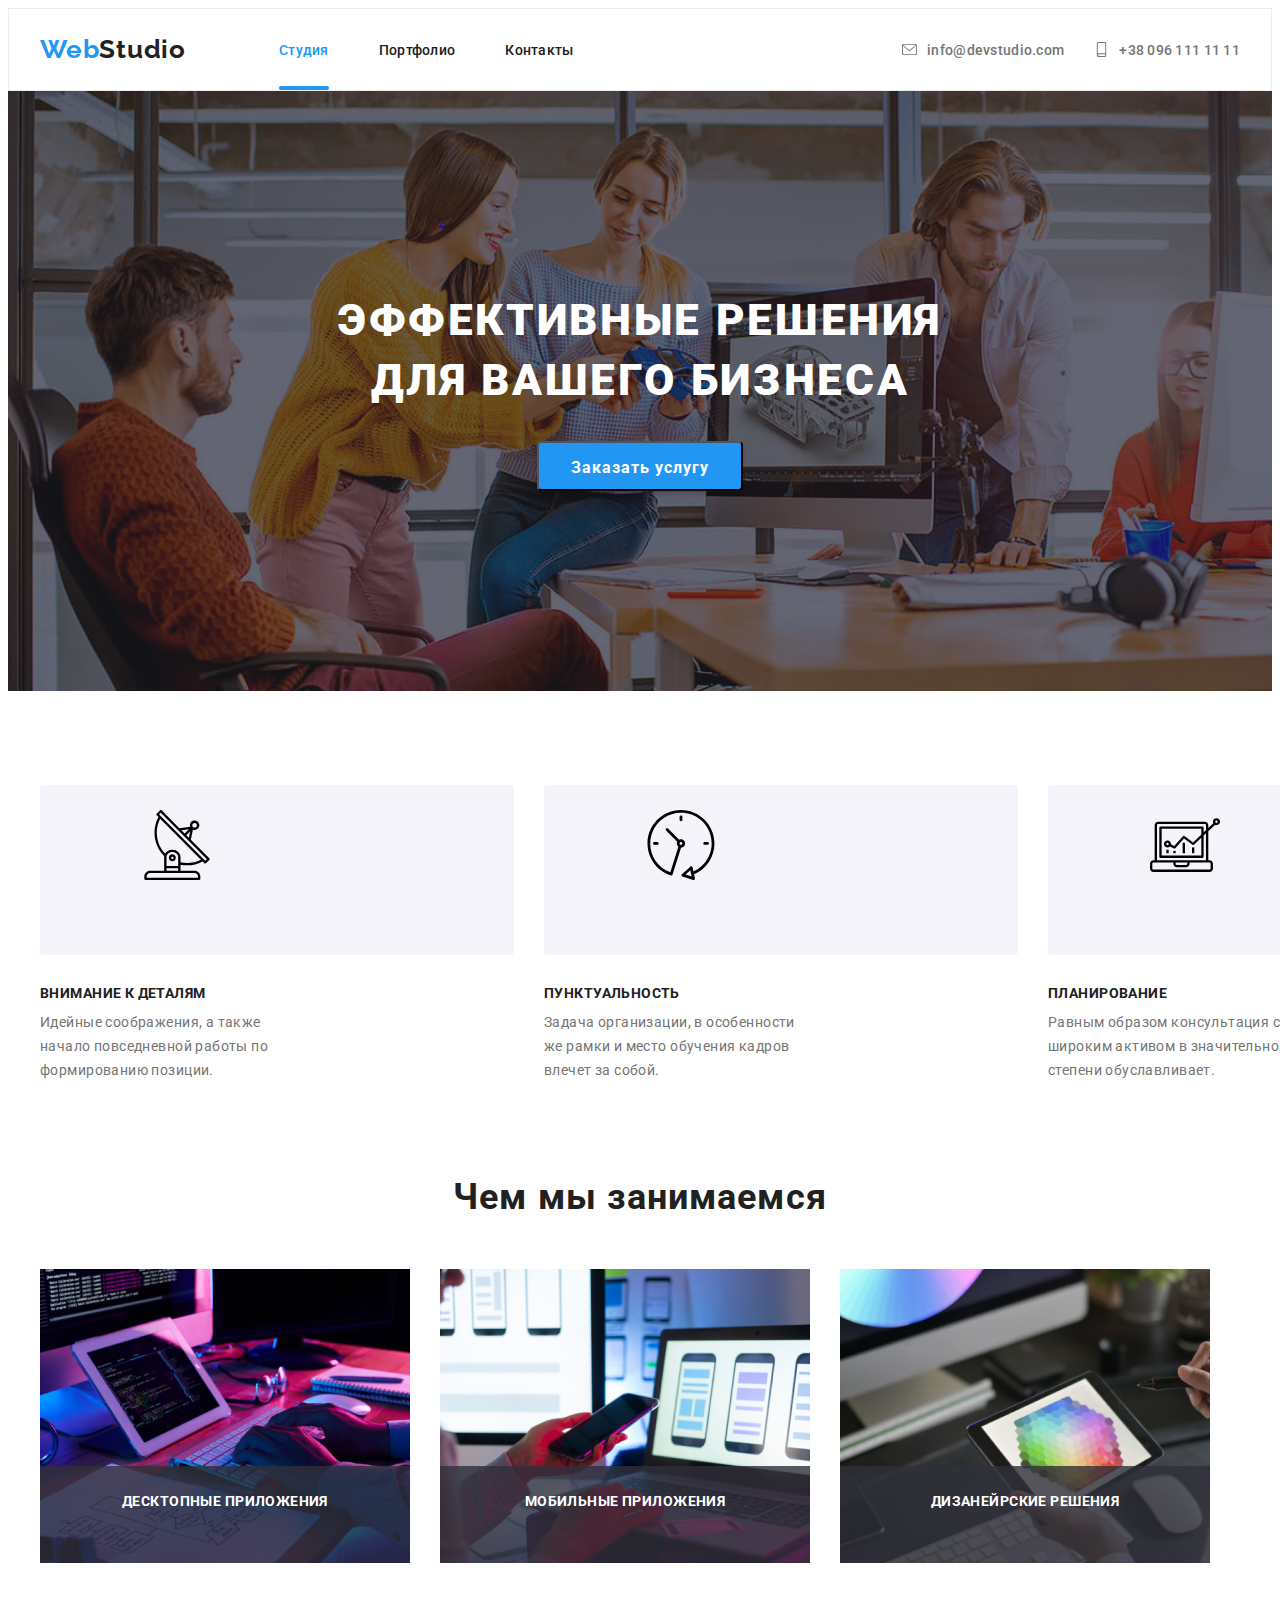
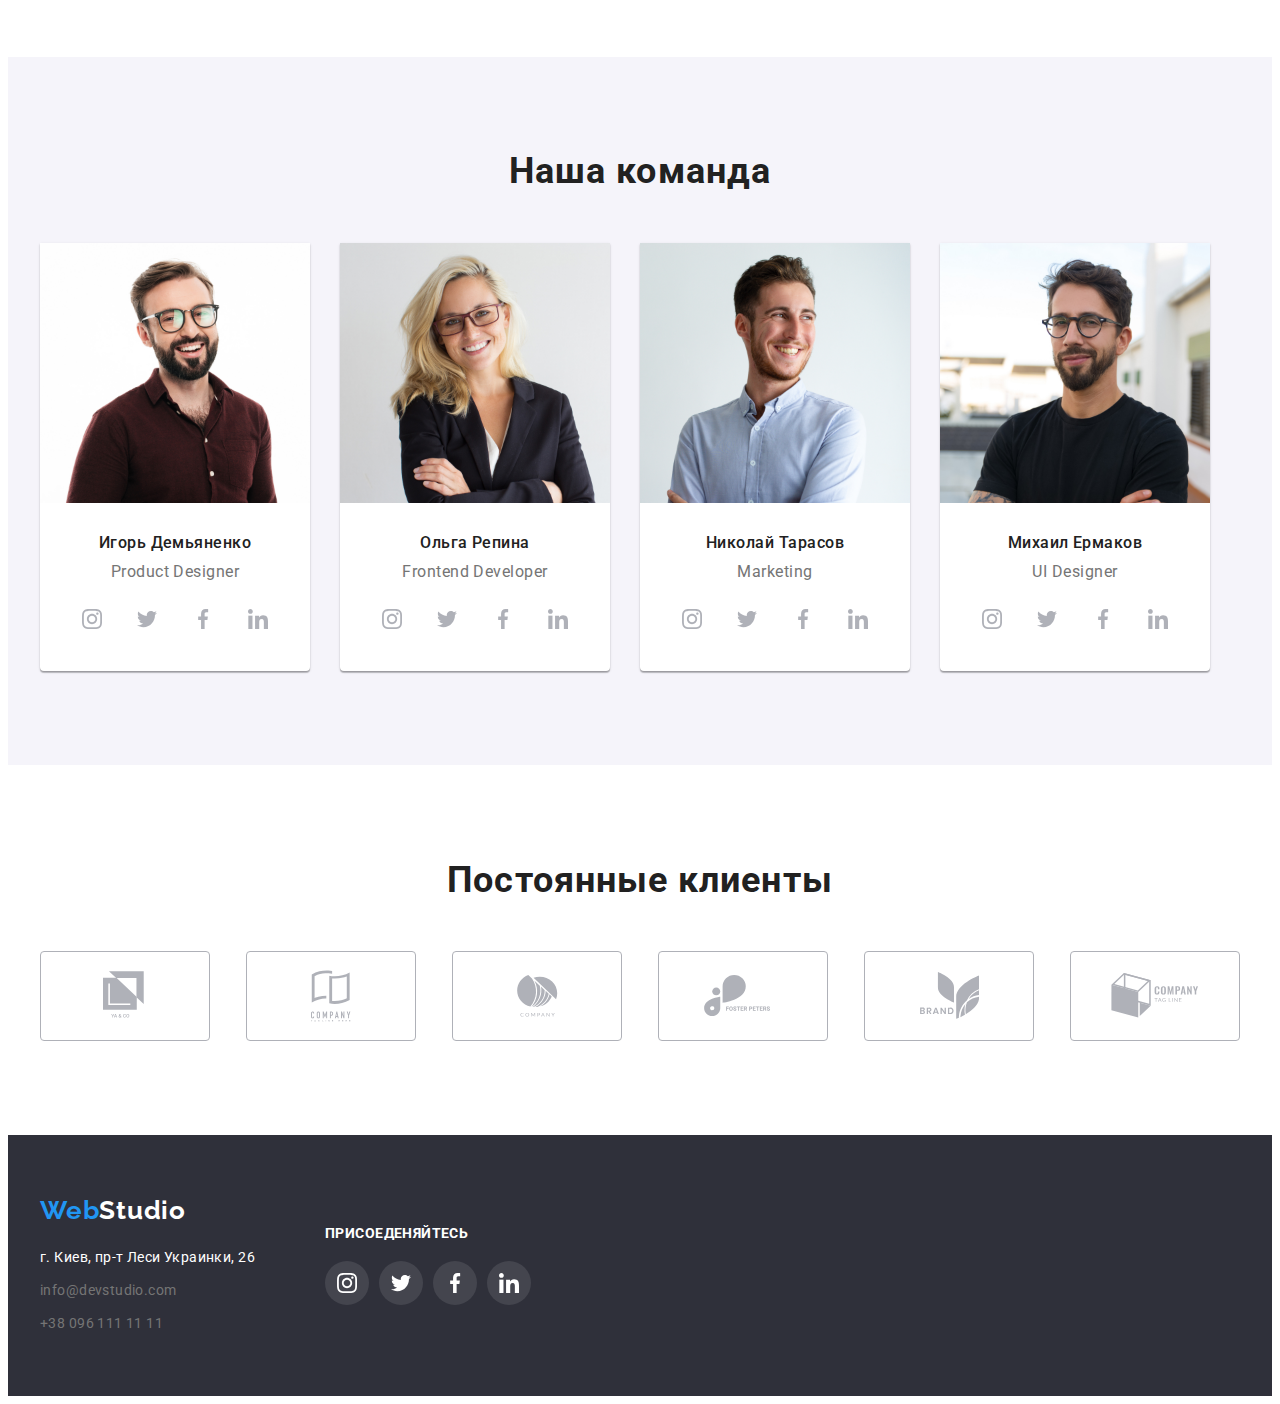
<file: index.html>
<!DOCTYPE html>
<html lang="ru">

<head>
  <meta charset="UTF-8" />
  <meta name="viewport" content="width=device-width, initial-scale=1.0" />
  <title>Document</title>
  <link rel="preconnect" href="https://fonts.gstatic.com" />
  <link href="https://fonts.googleapis.com/css2?family=Raleway:wght@700&family=Roboto:wght@400;500;700;900&display=swap"
    rel="stylesheet" />
  <link rel="stylesheet" href="https://cdnjs.cloudflare.com/ajax/libs/modern-normalize/1.0.0/modern-normalize.min.css"
    integrity="sha512-ISS7cAi1PEhQ8jnbJpJZMd29NlhNj4AWYyLOSp2CE/CsHxTCu+r+t0D2yoJudVrd0/8fTVPUVDzY5Tvli75u/g=="
    crossorigin="anonymous" />
  <link rel="stylesheet" href="./css/style.css" />
</head>

<body>
  <header class="header">
    <div class="container">
      <nav class="navigation">
        <a class="logo link" href="./index.html"><span class="logo-item">Web</span>Studio</a>

        <ul class="navigation-list list">
          <li class="navigation-list-item">
            <a class="navigation-list-link link activ navigation-list-link-activ" href="index.html">Студия</a>
          </li>
          <li class="navigation-list-item">
            <a class="navigation-list-link link" href="portfolio.html">Портфолио</a>
          </li>
          <li class="navigation-list-item">
            <a class="navigation-list-link link" href="#">Кoнтакты</a>
          </li>
        </ul>
      </nav>

      <ul class="address list">
        <li class="contact-info-item">
          <a class="contact-info link" href="mailto:info@devstudio.com">
            <svg class="contact-icon">
              <use href="./images/sprite.svg#icon-envelope"></use>
            </svg>info@devstudio.com</a>
        </li>
        <li class="contact-info-item">
          <a class="contact-info link" href="tel:+380961111111">
            <svg class="contact-icon" width="10" height="16">
              <use href="./images/sprite.svg#icon-smartphone"></use>
            </svg>
            +38 096 111 11 11</a>
        </li>
      </ul>
    </div>
  </header>

  <main>
    <section class="title-page">
      <div class="container">
        <div class="title">
          <h1 class="home-page">Эффективные решения для вашего бизнеса</h1>
          <button class="button-title" type="button" data-modal-open>Заказать услугу</button>
        </div>
      </div>
    </section>

    <section class="about">
      <div class="container">
        <ul class="about-list list">
          <li class="about-list-item">
            <div class="about-icon-container">
              <svg class="about-icon">
                <use href="./images/sprite.svg#icon-antenna"></use>
              </svg>
            </div>
            <h3 class="about-list-item-title">Внимание к деталям</h3>
            <p class="about-list-item-text">
              Идейные соображения, а также начало повседневной работы по
              формированию позиции.
            </p>
          </li>
          <li class="about-list-item">
            <div class="about-icon-container">
              <svg class="about-icon">
                <use href="./images/sprite.svg#icon-clock"></use>
              </svg>
            </div>
            <h3 class="about-list-item-title">Пунктуальность</h3>
            <p class="about-list-item-text">
              Задача организации, в особенности же рамки и место обучения
              кадров влечет за собой.
            </p>
          </li>
          <li class="about-list-item">
            <div class="about-icon-container">
              <svg class="about-icon">
                <use href="./images/sprite.svg#icon-diagram"></use>
              </svg>
            </div>
            <h3 class="about-list-item-title">Планирование</h3>
            <p class="about-list-item-text">
              Равным образом консультация с широким активом в значительной
              степени обуславливает.
            </p>
          </li>
          <li class="about-list-item">
            <div class="about-icon-container">
              <svg class="about-icon">
                <use href="./images/sprite.svg#icon-astronaut"></use>
              </svg>
            </div>
            <h3 class="about-list-item-title">Современные технологии</h3>
            <p class="about-list-item-text">
              Значимость этих проблем настолько очевидна, что реализация
              плановых заданий.
            </p>
          </li>
        </ul>
      </div>
    </section>

    <section class="about-img-container section">
      <div class="container">
        <h2 class="about-title">Чем мы занимаемся</h2>
        <ul class="about-title-list list">
          <li class="about-title-list-item">
            <img class="about-img" src="images/img.png" alt="компьютеры" width="370" height="294" />
            <p class="about-text-overlay">Десктопные приложения</p>
          </li>
          <li class="about-title-list-item">
            <img class="about-img" src="images/img(1).png" alt="мобильные" width="370" height="294" />
            <p class="about-text-overlay">Мобильные приложения</p>
          </li>
          <li class="about-title-list-item">
            <img class="about-img" src="images/img(2).png" alt="планшеты" width="370" height="294" />
            <p class="about-text-overlay">Дизанейрские решения</p>
          </li>
        </ul>
      </div>
    </section>

    <section class="command section">
      <div class="container">
        <h2 class="command-title">Наша команда</h2>

        <ul class="command-list list">
          <li class="command-list-item">
            <img class="command-img" src="images/img.jpg" alt="Игорь Демьяненко" width="270" height="260" />
            <div class="command-wraper">
              <h3 class="command-list-title">Игорь Демьяненко</h3>
              <p class="command-list-text">Product Designer</p>
              <ul class="social-list list">
                <li class="social-list-item">
                  <a class="social-list-link" href="">
                    <svg class="social-list-icon">
                      <use href="./images/sprite.svg#icon-instagram"></use>
                    </svg>
                  </a>
                </li>
                <li class="social-list-item">
                  <a class="social-list-link" href="">
                    <svg class="social-list-icon">
                      <use href="./images/sprite.svg#icon-twitter"></use>
                    </svg>
                  </a>
                </li>
                <li class="social-list-item">
                  <a class="social-list-link" href="">
                    <svg class="social-list-icon">
                      <use href="./images/sprite.svg#icon-facebook"></use>
                    </svg>
                  </a>
                </li>
                <li class="social-list-item">
                  <a class="social-list-link" href="">
                    <svg class="social-list-icon">
                      <use href="./images/sprite.svg#icon-linkedin"></use>
                    </svg>
                  </a>
                </li>
              </ul>
            </div>
          </li>
          <li class="command-list-item">
            <img class="command-img" src="images/img(1).jpg" alt="Ольга Репина" width="270" height="260" />
            <div class="command-wraper">
              <h3 class="command-list-title">Ольга Репина</h3>
              <p class="command-list-text">Frontend Developer</p>
              <ul class="social-list list">
                <li class="social-list-item">
                  <a class="social-list-link" href="">
                    <svg class="social-list-icon">
                      <use href="./images/sprite.svg#icon-instagram"></use>
                    </svg>
                  </a>
                </li>
                <li class="social-list-item">
                  <a class="social-list-link" href="">
                    <svg class="social-list-icon">
                      <use href="./images/sprite.svg#icon-twitter"></use>
                    </svg>
                  </a>
                </li>
                <li class="social-list-item">
                  <a class="social-list-link" href="">
                    <svg class="social-list-icon">
                      <use href="./images/sprite.svg#icon-facebook"></use>
                    </svg>
                  </a>
                </li>
                <li class="social-list-item">
                  <a class="social-list-link" href="">
                    <svg class="social-list-icon">
                      <use href="./images/sprite.svg#icon-linkedin"></use>
                    </svg>
                  </a>
                </li>
              </ul>
            </div>
          </li>
          <li class="command-list-item">
            <img class="command-img" src="images/img(2).jpg" alt="Николай Тарасов" width="270" height="260" />
            <div class="command-wraper">
              <h3 class="command-list-title">Николай Тарасов</h3>
              <p class="command-list-text">Marketing</p>
              <ul class="social-list list">
                <li class="social-list-item">
                  <a class="social-list-link" href="">
                    <svg class="social-list-icon">
                      <use href="./images/sprite.svg#icon-instagram"></use>
                    </svg>
                  </a>
                </li>
                <li class="social-list-item">
                  <a class="social-list-link" href="">
                    <svg class="social-list-icon">
                      <use href="./images/sprite.svg#icon-twitter"></use>
                    </svg>
                  </a>
                </li>
                <li class="social-list-item">
                  <a class="social-list-link" href="">
                    <svg class="social-list-icon">
                      <use href="./images/sprite.svg#icon-facebook"></use>
                    </svg>
                  </a>
                </li>
                <li class="social-list-item">
                  <a class="social-list-link" href="">
                    <svg class="social-list-icon">
                      <use href="./images/sprite.svg#icon-linkedin"></use>
                    </svg>
                  </a>
                </li>
              </ul>
            </div>
          </li>
          <li class="command-list-item">
            <img class="command-img" src="images/img(3).jpg" alt="Михаил Ермаков" width="270" height="260" />
            <div class="command-wraper">
              <h3 class="command-list-title">Михаил Ермаков</h3>
              <p class="command-list-text">UI Designer</p>
              <ul class="social-list list">
                <li class="social-list-item">
                  <a class="social-list-link" href="">
                    <svg class="social-list-icon">
                      <use href="./images/sprite.svg#icon-instagram"></use>
                    </svg>
                  </a>
                </li>
                <li class="social-list-item">
                  <a class="social-list-link" href="">
                    <svg class="social-list-icon">
                      <use href="./images/sprite.svg#icon-twitter"></use>
                    </svg>
                  </a>
                </li>
                <li class="social-list-item">
                  <a class="social-list-link" href="">
                    <svg class="social-list-icon">
                      <use href="./images/sprite.svg#icon-facebook"></use>
                    </svg>
                  </a>
                </li>
                <li class="social-list-item">
                  <a class="social-list-link" href="">
                    <svg class="social-list-icon">
                      <use href="./images/sprite.svg#icon-linkedin"></use>
                    </svg>
                  </a>
                </li>
              </ul>
            </div>
          </li>
        </ul>
      </div>
    </section>

    <section class="clients section">
      <div class="container">
        <h2 class="clients-title">Постоянные клиенты</h2>
        <ul class="clients-list list">
          <li class="clients-list-item">
            <a class="clients-list-link" href="">
              <svg class="clients-icon1 clients-icon">
                <use href="./images/sprite.svg#icon-logo1"></use>
              </svg>
            </a>
          </li>
          <li class="clients-list-item">
            <a class="clients-list-link" href="">
              <svg class="clients-icon2 clients-icon">
                <use href="./images/sprite.svg#icon-logo2"></use>
              </svg>
            </a>
          </li>
          <li class="clients-list-item">
            <a class="clients-list-link" href="">
              <svg class="clients-icon3 clients-icon">
                <use href="./images/sprite.svg#icon-logo3"></use>
              </svg>
            </a>
          </li>
          <li class="clients-list-item">
            <a class="clients-list-link" href="">
              <svg class="clients-icon4 clients-icon">
                <use href="./images/sprite.svg#icon-logo4"></use>
              </svg>
            </a>
          </li>
          <li class="clients-list-item">
            <a class="clients-list-link" href="">
              <svg class="clients-icon5 clients-icon">
                <use href="./images/sprite.svg#icon-logo5"></use>
              </svg>
            </a>
          </li>
          <li class="clients-list-item">
            <a class="clients-list-link" href="">
              <svg class="clients-icon6 clients-icon">
                <use href="./images/sprite.svg#icon-logo6"></use>
              </svg>
            </a>
          </li>
        </ul>
      </div>
    </section>
  </main>

  <footer class="footer footer-section">
    <div class="container footer-container">
      <div class="footer-address-container">
        <a class="logo link" href="./index.html"><span class="logo-item">Web</span><span
            class="logo-item-white">Studio</span></a>

        <ul class="footer-list list">
          <li class="footer-list-item">
            <a class="footer-list-link link" href="#"><span class="footer-address">г. Киев, пр-т Леси Украинки,
                26</span></a>
          </li>
          <li class="footer-list-item">
            <a class="footer-list-link link" href="mailto:info@devstudio.com">info@devstudio.com</a>
          </li>
          <li class="footer-list-item">
            <a class="footer-list-link link" href="tel:+380961111111">+38 096 111 11 11</a>
          </li>
        </ul>
      </div>

      <div class="footer-social-container">
        <p class="footer-social-text">Присоеденяйтесь</p>
        <ul class="footer-social-list list">
          <li class="footer-social-list-item">
            <a class="footer-social-list-link" href="">
              <svg class="footer-social-list-icon">
                <use href="./images/sprite.svg#icon-instagram"></use>
              </svg>
            </a>
          </li>
          <li class="footer-social-list-item">
            <a class="footer-social-list-link" href="">
              <svg class="footer-social-list-icon">
                <use href="./images/sprite.svg#icon-twitter"></use>
              </svg>
            </a>
          </li>
          <li class="footer-social-list-item">
            <a class="footer-social-list-link" href="">
              <svg class="footer-social-list-icon">
                <use href="./images/sprite.svg#icon-facebook"></use>
              </svg>
            </a>
          </li>
          <li class="footer-social-list-item">
            <a class="footer-social-list-link" href="">
              <svg class="footer-social-list-icon">
                <use href="./images/sprite.svg#icon-linkedin"></use>
              </svg>
            </a>
          </li>
        </ul>
      </div>
    </div>
  </footer>

  <div class="bacdrop is-hidden" data-modal>
    <div class="modal">
      <svg class="close-btn" data-modal-close>
        <use href="./images/sprite.svg#icon-close"></use>
      </svg>
    </div>
  </div>

  <script src="./js/modal.js"></script>

</body>

</html>
</file>
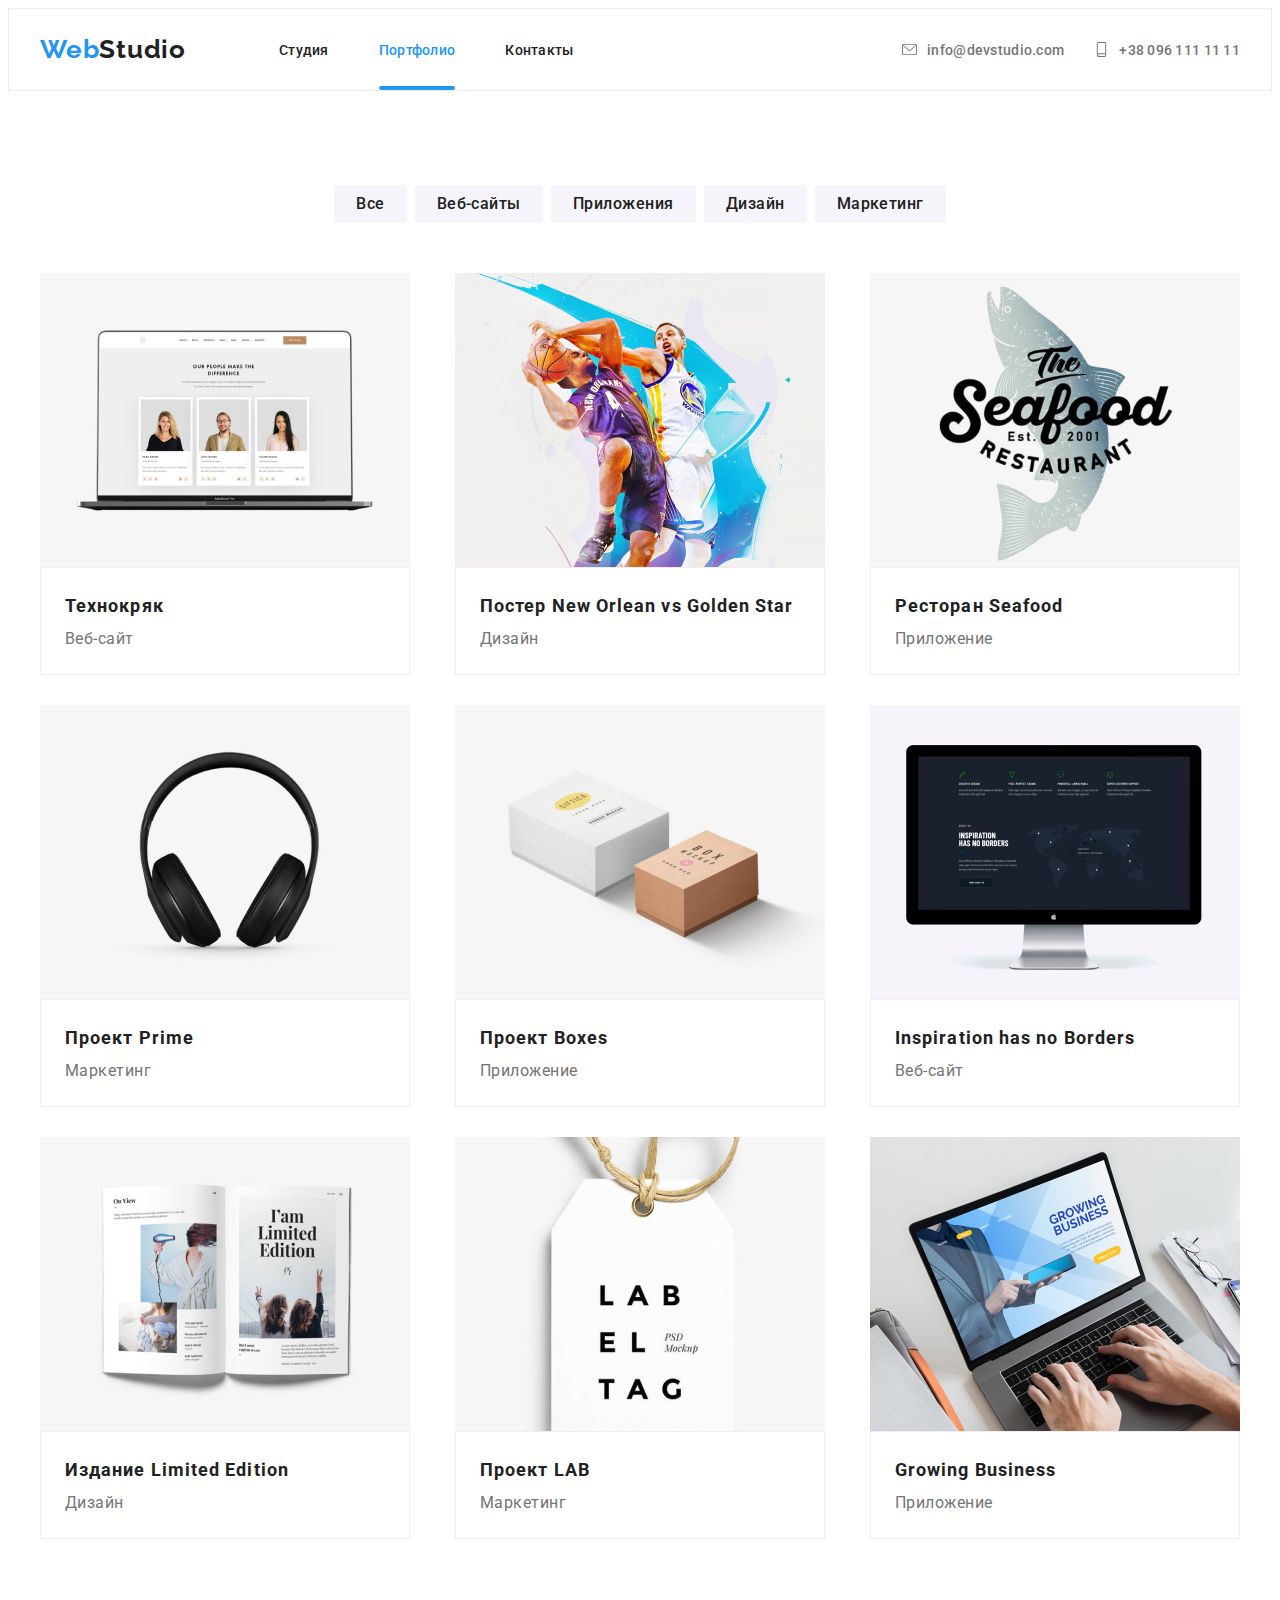
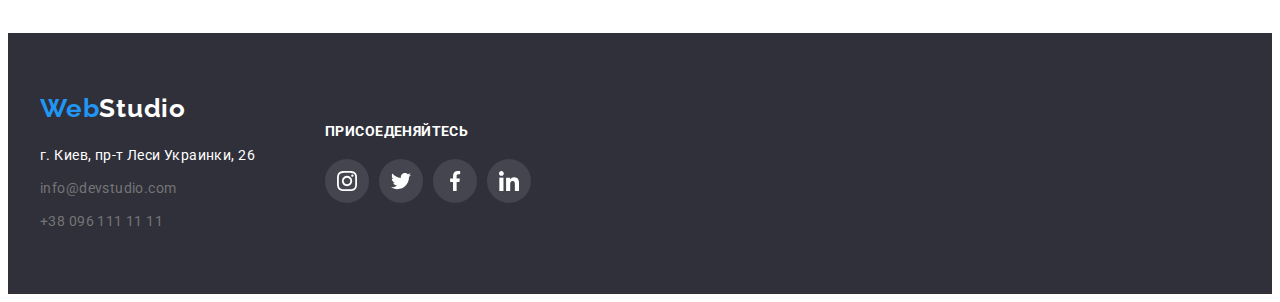
<file: portfolio.html>
<!DOCTYPE html>
<html lang="ru">

<head>
    <meta charset="UTF-8" />
    <meta name="viewport" content="width=device-width, initial-scale=1.0" />
    <title>Document</title>
    <link rel="preconnect" href="https://fonts.gstatic.com" />
    <link
        href="https://fonts.googleapis.com/css2?family=Raleway:wght@700&family=Roboto:wght@400;500;700;900&display=swap"
        rel="stylesheet" />
    <link rel="stylesheet" href="https://cdnjs.cloudflare.com/ajax/libs/modern-normalize/1.0.0/modern-normalize.min.css"
        integrity="sha512-ISS7cAi1PEhQ8jnbJpJZMd29NlhNj4AWYyLOSp2CE/CsHxTCu+r+t0D2yoJudVrd0/8fTVPUVDzY5Tvli75u/g=="
        crossorigin="anonymous" />
    <link rel="stylesheet" href="./css/style.css" />
</head>

<body>
    <header class="header">
        <div class="container">
            <nav class="navigation">
                <a class="logo link" href="./index.html"><span class="logo-item">Web</span>Studio</a>

                <ul class="navigation-list list">
                    <li class="navigation-list-item">
                        <a class="navigation-list-link link" href="index.html">Студия</a>
                    </li>
                    <li class="navigation-list-item">
                        <a class="navigation-list-link activ navigation-list-link-activ link" href="portfolio.html">Портфолио</a>
                    </li>
                    <li class="navigation-list-item">
                        <a class="navigation-list-link link" href="#">Кoнтакты</a>
                    </li>
                </ul>
            </nav>

            <ul class="address list">
                <li class="contact-info-item">
                    <a class="contact-info link" href="mailto:info@devstudio.com">
                        <svg class="contact-icon">
                            <use href="./images/sprite.svg#icon-envelope"></use>
                        </svg>info@devstudio.com</a>
                </li>
                <li class="contact-info-item">
                    <a class="contact-info link" href="tel:+380961111111">
                        <svg class="contact-icon" width="10" height="16">
                            <use href="./images/sprite.svg#icon-smartphone"></use>
                        </svg>
                        +38 096 111 11 11</a>
                </li>
            </ul>
        </div>
    </header>

    <main>
        <section class="portfolio section">
            <div class="container">
                <ul class="portfolio-list list">
                    <li class="portfolio-list-item">
                        <button class="portfolio-list-btn" type="button" >Все</button>
                    </li>
                    <li class="portfolio-list-item">
                        <button class="portfolio-list-btn" type="button" >Веб-сайты</button>
                    </li>
                    <li class="portfolio-list-item">
                        <button class="portfolio-list-btn" type="button" >Приложения</button>
                    </li>
                    <li class="portfolio-list-item">
                        <button class="portfolio-list-btn" type="button" >Дизайн</button>
                    </li>
                    <li class="portfolio-list-item">
                        <button class="portfolio-list-btn" type="button" >Маркетинг</button>
                    </li>
                </ul>

                <ul class="example-list list">
                    <li class="example-item wrapper">
                        <a class="link" href="#">
                            <div class="list--item-img-wrapper">
                                <img src="images/potfolioimg(1).png" alt="" width="370"
                                height="294" />
                                <p class="overlay">
                                    Технокряк это современная площадка распространения коронавируса. Компании используют эту платформу для цифрового шпионажа и атак на защищённые сервера конкурентов.
                                </p>
                            </div>
                            <div class="example-list-wrapper">
                                <h3 class="example-title">Технокряк</h3>
                                <p class="example-text">Веб-сайт</p>
                        </div>
                        </a>
                    </li>

                    <li class="example-item wrapper">
                        <a class="link" href="#">
                            <div class="list--item-img-wrapper">
                                <img src="images/potfolioimg(2).png" alt="" width="370"
                                height="294" />
                                <p class="overlay">
                                    Технокряк это современная площадка распространения коронавируса. Компании используют эту платформу для цифрового шпионажа и атак на защищённые сервера конкурентов.
                                </p>
                            </div>
                            <div class="example-list-wrapper">
                                <h3 class="example-title">Постер New Orlean vs Golden Star</h3>
                                <p class="example-text">Дизайн</p>
                            </div>
                        </a>
                    </li>

                    <li class="example-item wrapper">
                        <a class="link" href="#">
                            <div class="list--item-img-wrapper">
                                <img src="images/potfolioimg(3).png" alt="" width="370"
                                height="294" />
                                <p class="overlay">
                                    Технокряк это современная площадка распространения коронавируса. Компании используют эту платформу для цифрового шпионажа и атак на защищённые сервера конкурентов.
                                </p>
                            </div>
                            <div class="example-list-wrapper">
                                <h3 class="example-title">Ресторан Seafood</h3>
                                <p class="example-text">Приложение</p>
                            </div>
                        </a>
                    </li>

                    <li class="example-item wrapper">
                        <a class="link" href="#">
                            <div class="list--item-img-wrapper">
                                <img src="images/potfolioimg(4).png" alt="" width="370"
                                height="294" />
                                <p class="overlay">
                                    Технокряк это современная площадка распространения коронавируса. Компании используют эту платформу для цифрового шпионажа и атак на защищённые сервера конкурентов.
                                </p>
                            </div>
                            <div class="example-list-wrapper">
                                <h3 class="example-title">Проект Prime</h3>
                                <p class="example-text">Маркетинг</p>
                            </div>
                        </a>
                    </li>

                    <li class="example-item wrapper">
                        <a class="link" href="#">
                            <div class="list--item-img-wrapper">
                                <img src="images/potfolioimg(5).png" alt="" width="370"
                                height="294" />
                                <p class="overlay">
                                    Технокряк это современная площадка распространения коронавируса. Компании используют эту платформу для цифрового шпионажа и атак на защищённые сервера конкурентов.
                                </p>
                            </div>
                            <div class="example-list-wrapper">
                                <h3 class="example-title">Проект Boxes</h3>
                                <p class="example-text">Приложение</p>
                            </div>
                        </a>
                    </li>

                    <li class="example-item wrapper">
                        <a class="link" href="#">
                            <div class="list--item-img-wrapper">
                                <img src="images/potfolioimg(6).png" alt="" width="370"
                                height="294" />
                                <p class="overlay">
                                    Технокряк это современная площадка распространения коронавируса. Компании используют эту платформу для цифрового шпионажа и атак на защищённые сервера конкурентов.
                                </p>
                            </div>
                            <div class="example-list-wrapper">
                                <h3 class="example-title">Inspiration has no Borders</h3>
                                <p class="example-text">Веб-сайт</p>
                            </div>
                        </a>
                    </li>

                    <li class="example-item">
                        <a class="link" href="#">
                            <div class="list--item-img-wrapper">
                                <img src="images/potfolioimg(7).png" alt="" width="370"
                                height="294" />
                                <p class="overlay">
                                    Технокряк это современная площадка распространения коронавируса. Компании используют эту платформу для цифрового шпионажа и атак на защищённые сервера конкурентов.
                                </p>
                            </div>
                            <div class="example-list-wrapper">
                                <h3 class="example-title">Издание Limited Edition</h3>
                                <p class="example-text">Дизайн</p>
                            </div>
                        </a>
                    </li>

                    <li class="example-item">
                        <a class="link" href="#">
                            <div class="list--item-img-wrapper">
                                <img src="images/potfolioimg(8).png" alt="" width="370"
                                height="294" />
                                <p class="overlay">
                                    Технокряк это современная площадка распространения коронавируса. Компании используют эту платформу для цифрового шпионажа и атак на защищённые сервера конкурентов.
                                </p>
                            </div>
                            <div class="example-list-wrapper">
                                <h3 class="example-title">Проект LAB</h3>
                                <p class="example-text">Маркетинг</p>
                            </div>
                        </a>
                    </li>

                    <li class="example-item">
                        <a class="link" href="#">
                            <div class="list--item-img-wrapper">
                                <img src="images/potfolioimg(9).png" alt="" width="370"
                                height="294" />
                                <p class="overlay">
                                    Технокряк это современная площадка распространения коронавируса. Компании используют эту платформу для цифрового шпионажа и атак на защищённые сервера конкурентов.
                                </p>
                            </div>
                            <div class="example-list-wrapper">
                                <h3 class="example-title">Growing Business</h3>
                                <p class="example-text">Приложение</p>
                            </div>
                        </a>
                    </li>
                </ul>
            </div>
        </section>
    </main>

    <footer class="footer footer-section">
        <div class="container footer-container">
          <div class="footer-address-container">
            <a class="logo link" href="./index.html"><span class="logo-item">Web</span><span
                class="logo-item-white">Studio</span></a>
    
            <ul class="footer-list list">
              <li class="footer-list-item">
                <a class="footer-list-link link" href="#"><span class="footer-address">г. Киев, пр-т Леси Украинки,
                    26</span></a>
              </li>
              <li class="footer-list-item">
                <a class="footer-list-link link" href="mailto:info@devstudio.com">info@devstudio.com</a>
              </li>
              <li class="footer-list-item">
                <a class="footer-list-link link" href="tel:+380961111111">+38 096 111 11 11</a>
              </li>
            </ul>
          </div>
    
          <div class="footer-social-container">
            <p class="footer-social-text">Присоеденяйтесь</p>
            <ul class="footer-social-list list">
              <li class="footer-social-list-item">
                <a class="footer-social-list-link" href="">
                  <svg class="footer-social-list-icon">
                    <use href="./images/sprite.svg#icon-instagram"></use>
                  </svg>
                </a>
              </li>
              <li class="footer-social-list-item">
                <a class="footer-social-list-link" href="">
                  <svg class="footer-social-list-icon">
                    <use href="./images/sprite.svg#icon-twitter"></use>
                  </svg>
                </a>
              </li>
              <li class="footer-social-list-item">
                <a class="footer-social-list-link" href="">
                  <svg class="footer-social-list-icon">
                    <use href="./images/sprite.svg#icon-facebook"></use>
                  </svg>
                </a>
              </li>
              <li class="footer-social-list-item">
                <a class="footer-social-list-link" href="">
                  <svg class="footer-social-list-icon">
                    <use href="./images/sprite.svg#icon-linkedin"></use>
                  </svg>
                </a>
              </li>
            </ul>
          </div>
        </div>
      </footer>
</body>

</html>
</file>
<file: css/style.css>
:root {
  --main-font: "Roboto", sans-serif;
  --secondary-font: "Raleway", sans-serif;

  --accent-color-white: #ffffff;
  --accent-color-black: #212121;
  --accent-color-blue: #2196f3;
  --accent-color-grey: #757575;
}

body {
  font-family: var(--main-font);
}

.address {
  font-style: normal;
}

.list {
  list-style: none;
}

.link {
  text-decoration: none;
}

h1,
h2,
h3,
h4,
h5,
h6 {
  margin: 0;
}

ul,
ol {
  margin: 0;
  padding: 0;
}

p {
  margin: 0;
}

img {
  display: block;
}

.container {
  width: 1200px;
  padding: 0 15px;
  margin: 0 auto;
}

.section {
  padding: 94px 0;
}

/* ============== HEADER  ========================== */
.header {
  padding-top: 25px;
  padding-bottom: 25px;
  border: 1px solid #ececec;
}
.header .container {
  display: flex;
  align-items: center;
}

.navigation {
  display: flex;
  align-items: center;
}

.navigation-list {
  display: flex;
}

.header .logo {
  margin-right: 93px;
}

.header .address {
  margin-left: auto;
}

.contact-info:not(:first-child) {
  margin-left: 50px;
}

.logo {
  font-family: var(--secondary-font);
  font-weight: bold;
  font-size: 26px;
  line-height: 1.192;
  letter-spacing: 0.03em;
  color: var(--accent-color-black);
}

.logo-item {
  color: var(--accent-color-blue);
}

.navigation-list-item:not(:last-child) {
  margin-right: 50px;
}

.navigation-list-link {
  font-weight: 500;
  font-size: 14px;
  line-height: 1.142;
  letter-spacing: 0.02em;
  color: var(--accent-color-black);

  transition: color 250ms cubic-bezier(0.4, 0, 0.2, 1);
}

.navigation-list .activ {
  color: var(--accent-color-blue);
}

.navigation-list-link:hover,
.navigation-list-link:focus,
.contact-info:hover,
.contact-info:focus {
  color: var(--accent-color-blue);
}

.navigation-list-link{
  position: relative;
}

.navigation-list-link-activ::after{
  content: "";
  position: absolute;
  bottom: -32px;
  left: 0;
  display: block;
  width: 100%;
  height: 4px;
  background:  var(--accent-color-blue);
  border-radius: 2px;
}

.contact-info {
  font-weight: 500;
  font-size: 14px;
  line-height: 1.142;
  letter-spacing: 0.02em;
  color: var(--accent-color-grey);
  display: flex;
  align-items: center;

  transition: fill  250ms cubic-bezier(0.4, 0, 0.2, 1);
}

.address {
  display: flex;
}

.contact-info-item:not(:first-child) {
  margin-left: 30px;
}

.contact-icon{
  width: 15px;
  height: 15px;
  margin-right: 10px;
  fill: #757575;
}

.contact-info:hover .contact-icon,
.contact-info:focus .contact-icon {
  fill: var(--accent-color-blue);
}

/* ========== HERO  ============= */

.title-page {
  background-color: #2f303a;
  padding: 200px 0 200px 0;
  background-image: linear-gradient(
      rgba(47, 48, 58, 0.4),
      rgba(47, 48, 58, 0.4)
    ),
    url("../images/Imglogo.jpg");
  background-repeat: no-repeat;
  background-size: cover;
}

.title {
  display: flex;
  flex-direction: column;
  align-items: center;
}

.home-page {
  font-weight: 900;
  font-size: 44px;
  line-height: 1.363;
  text-align: center;
  letter-spacing: 0.06em;
  text-transform: uppercase;
  color: var(--accent-color-white);
  margin-bottom: 30px;
  width: 700px;
}

.button-title {
  font-family: "Roboto", sans-serif;
  font-weight: bold;
  font-size: 16px;
  line-height: 1.875;
  letter-spacing: 0.06em;
  color: var(--accent-color-white);
  background: var(--accent-color-blue);
  min-width: 200px;
  height: 50px;
  border-radius: 4px;
  box-shadow: 0px 4px 4px rgba(0, 0, 0, 0.15);
  cursor: pointer;
  padding: 10px 32px;
}

/* =========== ABOUT =================== */

.about {
  padding-top: 94px;
}

.about .container {
  display: flex;
  flex-direction: column;
}

.about-list {
  display: flex;
  align-items: center;
}

.about-list-item:not(:last-child) {
  margin-right: 30px;
}

.about-list-item-title {
  font-weight: bold;
  font-size: 14px;
  line-height: 1.142;
  letter-spacing: 0.03em;
  text-transform: uppercase;
  color: var(--accent-color-black);
  padding-bottom: 10px;
}

.about-list-item-text {
  font-weight: normal;
  font-size: 14px;
  line-height: 1.714;
  letter-spacing: 0.03em;
  color: var(--accent-color-grey);
  width: 260px;
}

.about-title,
.command-title {
  font-weight: bold;
  font-size: 36px;
  line-height: 1.166;
  text-align: center;
  letter-spacing: 0.03em;
  color: var(--accent-color-black);
  margin-bottom: 50px;
}

.about-title-list-item:not(:last-child) {
  margin-right: 30px;
}

.about-title-list {
  display: flex;
}

.about-icon {
  width: 70px;
  height: 70px;
}

.about-icon-container {
  width: 270px;
  height: 120px;
  background: #f5f4fa;
  border-radius: 4px;
  margin-bottom: 30px;
  padding: 25px 102px;
}

.about-title-list{
  position: relative;
}

.about-text-overlay{
  position: absolute;
  bottom: 0;
  width: 370px;
  height: 70px;

  font-weight: bold;
  font-size: 14px;
  line-height: 16px;
  text-align: center;
  letter-spacing: 0.03em;
  text-transform: uppercase;
  color: var(--accent-color-white);
  background: rgba(47, 48, 58, 0.8);
  padding-top: 27px;

}


/* ===================== COMMAND ================== */

.command {
  display: flex;
  align-items: center;
  flex-direction: column;
  background: #f5f4fa;
}

.command-list {
  display: flex;
}

.command-list-item:not(:last-child) {
  margin-right: 30px;
}

.command-list-title {
  font-weight: 500;
  font-size: 16px;
  line-height: 1.187;
  text-align: center;
  letter-spacing: 0.03em;
  color: var(--accent-color-black);
}

.command-list-item {
  box-shadow: 0px 1px 3px rgba(0, 0, 0, 0.12), 0px 1px 1px rgba(0, 0, 0, 0.14),
    0px 2px 1px rgba(0, 0, 0, 0.2);
  border-radius: 0px 0px 4px 4px;
  background-color: var(--accent-color-white);
}

.command-wraper {
  padding: 30px;
}

.command-list-title {
  margin-bottom: 10px;
}

.command-list-text {
  font-weight: normal;
  font-size: 16px;
  line-height: 1.187;
  text-align: center;
  letter-spacing: 0.03em;
  color: var(--accent-color-grey);
  padding-bottom: 16px;
}

.social-list {
  display: flex;
  justify-content: space-between;
}

.social-list-link {
  display: flex;
  justify-content: center;
  align-items: center;
  width: 44px;
  height: 44px;
  border-radius: 50%;
  background-color: var(--accent-color-white);

  transition: background-color 250ms cubic-bezier(0.4, 0, 0.2, 1);
}

.social-list-item:not(:last-child) {
  margin-right: 10px;
}

.social-list-link:hover,
.social-list-link:focus {
  background-color: var(--accent-color-blue);
}

.social-list-link:hover .social-list-icon,
.social-list-link:focus .social-list-icon {
  fill: var(--accent-color-white);
}

.social-list-icon {
  width: 20px;
  height: 20px;
  fill: #afb1b8;

  transition: fill 250ms cubic-bezier(0.4, 0, 0.2, 1);
}

/* ========================= CLIENTS ==================== */

.clients-list {
  display: flex;
  justify-content: space-between;
}

.clients-list-link {
  display: flex;
  justify-content: center;
  align-items: center;
  width: 170px;
  height: 90px;
  border: 1px solid #afb1b8;
  box-sizing: border-box;
  border-radius: 4px;
}

.clients-icon1 {
  width: 45px;
  height: 50px;
}
.clients-icon2 {
  width: 40px;
  height: 52px;
}
.clients-icon3 {
  width: 41px;
  height: 42px;
}
.clients-icon4 {
  width: 79px;
  height: 42px;
}
.clients-icon5 {
  width: 59px;
  height: 47px;
}
.clients-icon6 {
  width: 88px;
  height: 45px;
}

.clients-icon {
  fill: #afb1b8;
  transition: fill 250ms cubic-bezier(0.4, 0, 0.2, 1);
}

.clients-list-link:hover .clients-icon,
.clients-list-link:focus .clients-icon {
  fill: var(--accent-color-blue);

}

.clients-list-link:hover,
.clients-list-link:focus {
  border: 1px solid var(--accent-color-blue);;
}

.clients-title {
  font-weight: bold;
  font-size: 36px;
  line-height: 42px;
  text-align: center;
  letter-spacing: 0.03em;
  color: #212121;
  margin-bottom: 50px;
}

/* ====================== FOOTER ============== */

.footer {
  background-color: #2f303a;
}

.footer-list-link {
  font-weight: normal;
  font-size: 14px;
  line-height: 1.714;
  letter-spacing: 0.03em;
  color: var(--accent-color-grey);
}

.footer-list {
  margin-top: 20px;
}

.footer-list-item:not(:last-child) {
  margin-bottom: 9px;
}

.logo-item-white {
  color: var(--accent-color-white);
}

.footer-section {
  padding-top: 60px;
  padding-bottom: 60px;
}

.footer-address {
  color: var(--accent-color-white);
}

.footer-social-text {
  font-weight: bold;
  font-size: 14px;
  line-height: 16px;
  letter-spacing: 0.03em;
  text-transform: uppercase;
  color: var(--accent-color-white);
  margin-bottom: 20px;
}

.footer-social-list {
  display: flex;
}

.footer-social-list-link {
  display: flex;
  justify-content: center;
  align-items: center;
  width: 44px;
  height: 44px;
  border-radius: 50%;
  background-color: rgba(255, 255, 255, 0.1);

  transition: background-color 250ms cubic-bezier(0.4, 0, 0.2, 1);
}

.footer-social-list-item:not(:last-child) {
  margin-right: 10px;
}

.footer-social-list-link:hover,
.footer-social-list-link:focus {
  background-color: var(--accent-color-blue);
}

.footer-social-list-icon {
  width: 20px;
  height: 20px;
  fill: var(--accent-color-white);
}

.footer-container{
  display: flex;
  align-items: center;
}

.footer-social-container{
  width: 206px;
height: 80px;
margin-left: 70px;
}

/* =============== PORTFOLIO====================== */

.portfolio-list-btn {
  font-family: "Roboto", sans-serif;
  font-weight: 500;
  font-size: 16px;
  line-height: 1.625;
  text-align: center;
  letter-spacing: 0.03em;
  color: var(--accent-color-black);
  border-radius: 4px;
  background-color: #f5f4fa;
  border: 0;
  cursor: pointer;
  padding: 6px 22px;

  transition:  color, background-color 250ms cubic-bezier(0.4, 0, 0.2, 1);
}

.portfolio-list {
  display: flex;
  justify-content: center;
}

.portfolio-list-item:not(:last-child) {
  margin-right: 8px;
}

.portfolio-list-item {
  padding-bottom: 50px;
}

.portfolio-list-btn:hover,
.portfolio-list-btn:focus {
  color: var(--accent-color-white);
  background-color: var(--accent-color-blue);
  box-shadow: 0px 3px 1px rgba(0, 0, 0, 0.1), 0px 1px 2px rgba(0, 0, 0, 0.08), 0px 2px 2px rgba(0, 0, 0, 0.12);
}

.example-list {
  display: flex;
  flex-wrap: wrap;
  justify-content: space-between;
}

.example-title {
  font-weight: bold;
  font-size: 18px;
  line-height: 2;
  letter-spacing: 0.06em;
  color: var(--accent-color-black);
}

.example-text {
  font-weight: normal;
  font-size: 16px;
  line-height: 1.875;
  letter-spacing: 0.03em;
  color: var(--accent-color-grey);
}

.example-list-wrapper {
  padding: 20px 24px;
  border: 1px solid #eeeeee;
}

.list--item-img-wrapper{
  position: relative;
  overflow: hidden;
}

.overlay{
  position: absolute;
  top: 0;
  left: 0;
  width: 100%;
  height: 100%;

  color: var(--accent-color-white);
  padding: 10px;
  font-size: 18px;
  line-height: 28px;
  letter-spacing: 0.03em;
  background-color: rgba(33, 150, 243, 0.9);
  padding: 63px 24px;

  transform: translateY(100%);
  transition: transform 250ms cubic-bezier(0.4, 0, 0.2, 1) ;
}

.example-item:hover .overlay{
  transform: translateY(0%);
}

.wrapper {
  margin-bottom: 30px;
}

.example-item:hover,
.example-item:focus{
  box-shadow: 0px 1px 1px rgba(0, 0, 0, 0.12), 0px 4px 4px rgba(0, 0, 0, 0.06), 1px 4px 6px rgba(0, 0, 0, 0.16);
}

/* ===================== BACDROP====================== */

.bacdrop{
  position: fixed;
  left: 0;
  top: 0;
  width: 100%;
  height: 100%;
  background-color: rgba(0, 0, 0, 0.2);
}

.modal{
  position: absolute;
  top: 50%;
  left: 50%;
  transform: translate(-50%, -50%) ;
  width: 528px;
  min-height: 581px;
  background-color: var(--accent-color-white);

  transition: transform 250ms cubic-bezier(0.4, 0, 0.2, 1);
}

.close-btn{
  position: absolute;
  top: 8px;
  right: 8px;
  width: 30px;
  height: 30px;
  background-color: var(--accent-color-white);
  border: 1px solid rgba(0, 0, 0, 0.1);
  border-radius: 50%;
  cursor: pointer;
}

.is-hidden{
  opacity: 0;
  visibility: hidden;
  pointer-events: none;
}
</file>
